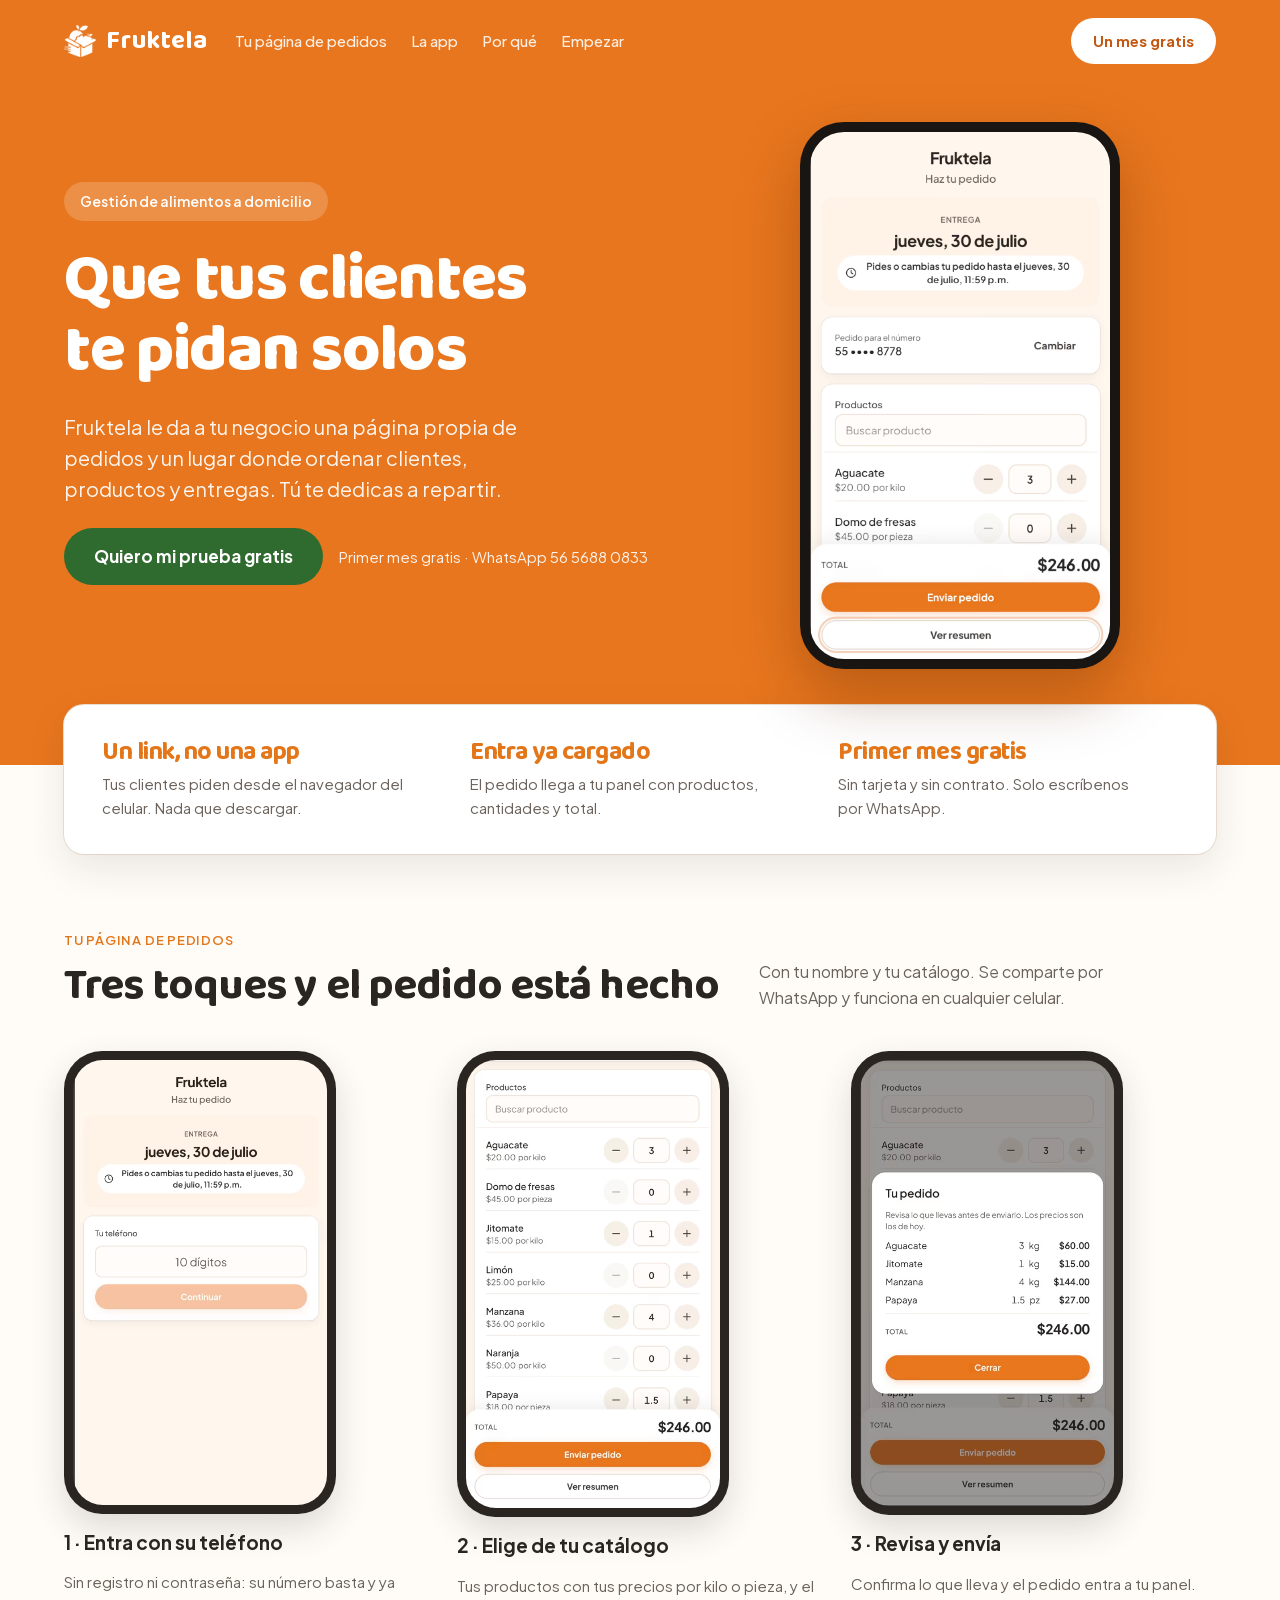
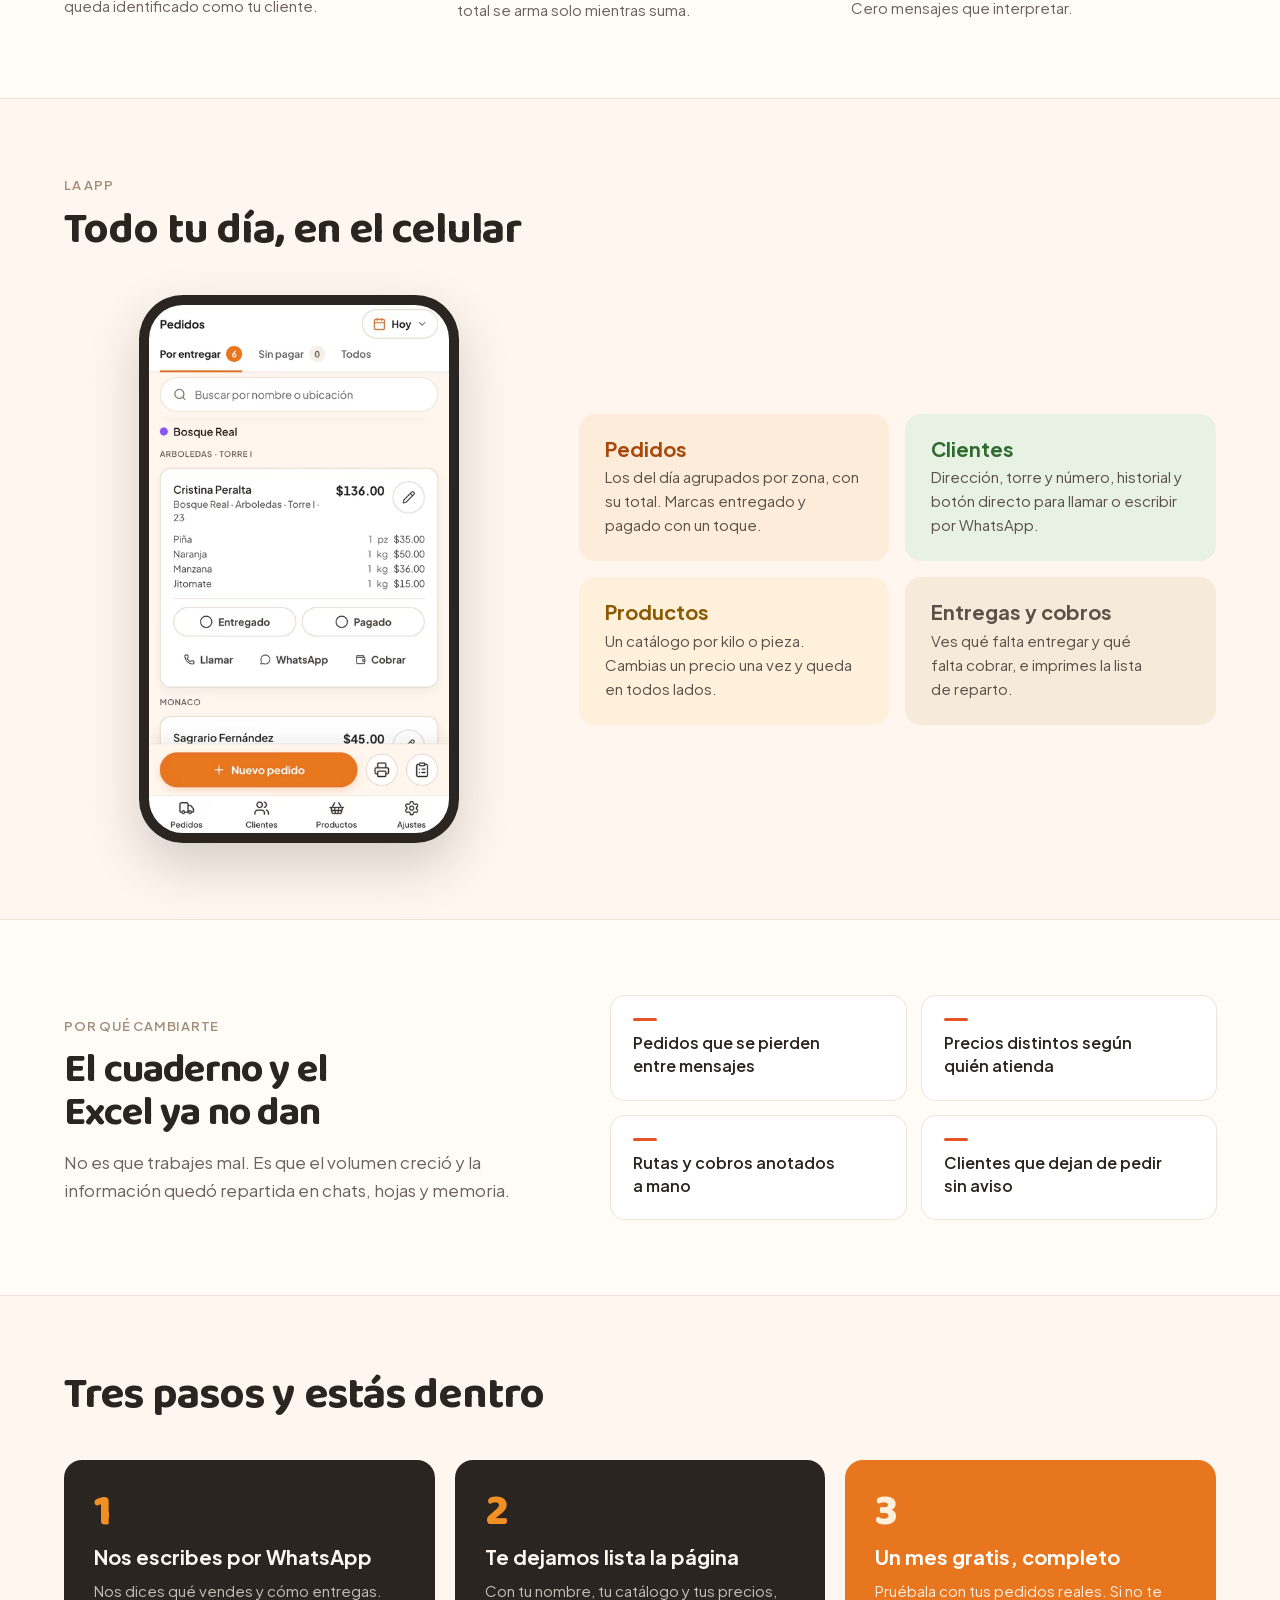
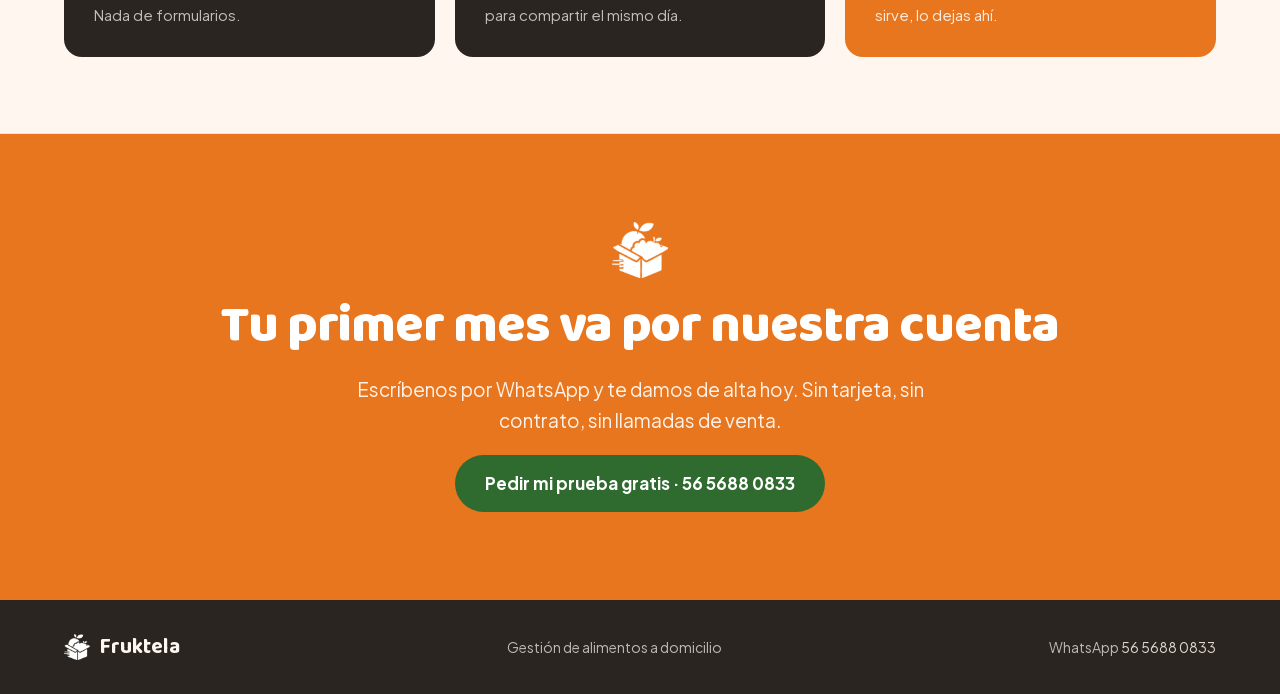
<file: index.html>
<!DOCTYPE html>
<html lang="es-MX" class="no-js">
<head>
<meta charset="utf-8">
<meta name="viewport" content="width=device-width, initial-scale=1">

<title>Fruktela — Gestión de alimentos a domicilio</title>
<meta name="description" content="Fruktela es la app para gestionar pedidos, clientes, productos y entregas de alimentos a domicilio. Incluye una página propia para que tus clientes te pidan solos. Primer mes gratis.">
<link rel="canonical" href="https://fruktela.com/">
<meta name="robots" content="index, follow, max-image-preview:large">
<meta name="theme-color" content="#E8761E">
<meta name="color-scheme" content="light">

<!-- Open Graph / Twitter: cómo se ve el link al compartirlo. -->
<meta property="og:type" content="website">
<meta property="og:url" content="https://fruktela.com/">
<meta property="og:site_name" content="Fruktela">
<meta property="og:locale" content="es_MX">
<meta property="og:title" content="Fruktela — Gestión de alimentos a domicilio">
<meta property="og:description" content="Que tus clientes te pidan solos. Pedidos, clientes, productos y entregas en una sola app. Primer mes gratis.">
<meta property="og:image" content="https://fruktela.com/assets/icons/og-image.png">
<meta property="og:image:type" content="image/png">
<meta property="og:image:width" content="1200">
<meta property="og:image:height" content="630">
<meta property="og:image:alt" content="Fruktela: que tus clientes te pidan solos. Primer mes gratis.">
<meta name="twitter:card" content="summary_large_image">
<meta name="twitter:title" content="Fruktela — Gestión de alimentos a domicilio">
<meta name="twitter:description" content="Que tus clientes te pidan solos. Pedidos, clientes, productos y entregas en una sola app. Primer mes gratis.">
<meta name="twitter:image" content="https://fruktela.com/assets/icons/og-image.png">

<link rel="icon" href="/assets/icons/favicon.ico" sizes="32x32">
<link rel="apple-touch-icon" href="/assets/icons/apple-touch-icon.png">
<link rel="manifest" href="/site.webmanifest">

<!-- Solo las variantes latin: son las que necesita el texto en español. -->
<link rel="preload" href="/assets/fonts/baloo2-latin.woff2" as="font" type="font/woff2" crossorigin>
<link rel="preload" href="/assets/fonts/plus-jakarta-sans-latin.woff2" as="font" type="font/woff2" crossorigin>
<link rel="preload" href="/assets/img/pagina-pedidos-896.avif" as="image" type="image/avif" fetchpriority="high">
<link rel="stylesheet" href="/assets/css/estilos.css">
<script>document.documentElement.className = 'js';</script>

<!-- Google Analytics 4. Es la única conexión a un tercero de la página: mide el
     embudo de captación (llegada con ?ref= → clic a WhatsApp). Va async, así que
     no bloquea el render, y main.js tolera que no cargue. -->
<script async src="https://www.googletagmanager.com/gtag/js?id=G-HVF9C025X3"></script>
<script>
  window.dataLayer = window.dataLayer || [];
  function gtag(){dataLayer.push(arguments);}
  gtag('js', new Date());
  gtag('config', 'G-HVF9C025X3');
</script>

<script type="application/ld+json">
{
  "@context": "https://schema.org",
  "@type": "SoftwareApplication",
  "name": "Fruktela",
  "url": "https://fruktela.com/",
  "applicationCategory": "BusinessApplication",
  "operatingSystem": "Web, Android, iOS",
  "inLanguage": "es-MX",
  "description": "App para gestionar pedidos, clientes, productos y entregas de alimentos a domicilio, con una página propia de pedidos para tus clientes.",
  "offers": {
    "@type": "Offer",
    "priceCurrency": "MXN",
    "price": "0",
    "description": "Primer mes gratis, sin tarjeta y sin contrato."
  }
}
</script>
</head>
<body>

<a class="saltar" href="#contenido">Saltar al contenido</a>

<header class="top barra">
  <div class="wrap nav">
    <a class="marca" href="#inicio">
      <picture>
        <source srcset="/assets/img/logo-fruktela.webp" type="image/webp">
        <img src="/assets/img/logo-fruktela.png" alt="" width="32" height="32" fetchpriority="high">
      </picture>
      <span>Fruktela</span>
    </a>

    <nav aria-label="Principal">
      <a href="#pedidos">Tu página de pedidos</a>
      <a href="#app">La app</a>
      <a href="#porque">Por qué</a>
      <a href="#empezar">Empezar</a>
    </nav>

    <a class="btn btn-blanco" href="https://wa.me/525656880833?text=Hola%2C%20quiero%20probar%20Fruktela%20gratis%20un%20mes" target="_blank" rel="noopener">Un mes gratis</a>

    <button class="menu-toggle" type="button" id="menu-toggle" aria-expanded="false" aria-controls="menu-movil" aria-label="Abrir menú">
      <svg class="icono-abrir" viewBox="0 0 24 24" fill="none" stroke="currentColor" stroke-width="2.2" stroke-linecap="round" aria-hidden="true"><path d="M3 6h18M3 12h18M3 18h18"/></svg>
      <svg class="icono-cerrar" viewBox="0 0 24 24" fill="none" stroke="currentColor" stroke-width="2.2" stroke-linecap="round" aria-hidden="true"><path d="M5 5l14 14M19 5L5 19"/></svg>
    </button>
  </div>

  <nav class="wrap menu-movil" id="menu-movil" aria-label="Menú">
    <a href="#pedidos">Tu página de pedidos</a>
    <a href="#app">La app</a>
    <a href="#porque">Por qué</a>
    <a href="#empezar">Empezar</a>
    <a class="btn btn-blanco" href="https://wa.me/525656880833?text=Hola%2C%20quiero%20probar%20Fruktela%20gratis%20un%20mes" target="_blank" rel="noopener">Un mes gratis</a>
  </nav>
</header>

<main id="contenido">

<!-- Solo se muestra si el visitante llegó desde la página de pedidos de un
     negocio (?ref=). main.js lo revela y le pone el nombre; sin ref se queda
     oculto y la página se ve exactamente igual que siempre. -->
<div class="bienvenida" id="bienvenida" hidden>
  <p class="wrap"><b id="bienvenida-negocio"></b> usa Fruktela para recibir sus pedidos. Tu negocio también puede — primer mes gratis.</p>
</div>

<section class="top top-pad" id="inicio" aria-labelledby="hero-titulo">
  <div class="wrap hero">
    <div class="hero-txt">
      <span class="pill">Gestión de alimentos a domicilio</span>
      <h1 id="hero-titulo">Que tus clientes te pidan solos</h1>
      <p class="lead">Fruktela le da a tu negocio una página propia de pedidos y un lugar donde ordenar clientes, productos y entregas. Tú te dedicas a repartir.</p>
      <div class="cta-row">
        <a class="btn btn-verde" href="https://wa.me/525656880833?text=Hola%2C%20quiero%20probar%20Fruktela%20gratis%20un%20mes" target="_blank" rel="noopener">Quiero mi prueba gratis</a>
        <span class="cta-note">Primer mes gratis · WhatsApp 56 5688 0833</span>
      </div>
    </div>
    <div class="fono">
      <picture>
        <source type="image/avif" sizes="(max-width: 400px) 80vw, 300px" srcset="/assets/img/pagina-pedidos-448.avif 448w, /assets/img/pagina-pedidos-896.avif 896w">
        <source type="image/webp" sizes="(max-width: 400px) 80vw, 300px" srcset="/assets/img/pagina-pedidos-448.webp 448w, /assets/img/pagina-pedidos-896.webp 896w">
        <img src="/assets/img/pagina-pedidos-448.png" alt="Página de pedidos de Fruktela vista por el cliente en su celular" width="892" height="1568" fetchpriority="high" decoding="async">
      </picture>
    </div>
  </div>
</section>

<div class="wrap">
  <div class="beneficios">
    <div>
      <h3>Un link, no una app</h3>
      <p>Tus clientes piden desde el navegador del celular. Nada que descargar.</p>
    </div>
    <div>
      <h3>Entra ya cargado</h3>
      <p>El pedido llega a tu panel con productos, cantidades y total.</p>
    </div>
    <div>
      <h3>Primer mes gratis</h3>
      <p>Sin tarjeta y sin contrato. Solo escríbenos por WhatsApp.</p>
    </div>
  </div>
</div>

<section id="pedidos" aria-labelledby="pedidos-titulo">
  <div class="wrap">
    <div class="sec-head">
      <div>
        <span class="eyebrow" style="color:#E4761A">Tu página de pedidos</span>
        <h2 id="pedidos-titulo">Tres toques y el pedido está hecho</h2>
      </div>
      <p>Con tu nombre y tu catálogo. Se comparte por WhatsApp y funciona en cualquier celular.</p>
    </div>
    <div class="pasos-pantallas">
      <article class="paso">
        <div class="fono">
          <picture>
            <source type="image/avif" sizes="(min-width: 961px) 254px, 232px" srcset="/assets/img/paso-1-telefono-448.avif 448w, /assets/img/paso-1-telefono-896.avif 896w">
            <source type="image/webp" sizes="(min-width: 961px) 254px, 232px" srcset="/assets/img/paso-1-telefono-448.webp 448w, /assets/img/paso-1-telefono-896.webp 896w">
            <img src="/assets/img/paso-1-telefono-448.png" alt="El cliente entra con su número de teléfono" width="896" height="1570" loading="lazy" decoding="async">
          </picture>
        </div>
        <h3>1 · Entra con su teléfono</h3>
        <p>Sin registro ni contraseña: su número basta y ya queda identificado como tu cliente.</p>
      </article>
      <article class="paso">
        <div class="fono">
          <picture>
            <source type="image/avif" sizes="(min-width: 961px) 254px, 232px" srcset="/assets/img/paso-2-catalogo-448.avif 448w, /assets/img/paso-2-catalogo-896.avif 896w">
            <source type="image/webp" sizes="(min-width: 961px) 254px, 232px" srcset="/assets/img/paso-2-catalogo-448.webp 448w, /assets/img/paso-2-catalogo-896.webp 896w">
            <img src="/assets/img/paso-2-catalogo-448.png" alt="El cliente elige productos y cantidades del catálogo" width="890" height="1572" loading="lazy" decoding="async">
          </picture>
        </div>
        <h3>2 · Elige de tu catálogo</h3>
        <p>Tus productos con tus precios por kilo o pieza, y el total se arma solo mientras suma.</p>
      </article>
      <article class="paso">
        <div class="fono">
          <picture>
            <source type="image/avif" sizes="(min-width: 961px) 254px, 232px" srcset="/assets/img/paso-3-resumen-448.avif 448w, /assets/img/paso-3-resumen-896.avif 896w">
            <source type="image/webp" sizes="(min-width: 961px) 254px, 232px" srcset="/assets/img/paso-3-resumen-448.webp 448w, /assets/img/paso-3-resumen-896.webp 896w">
            <img src="/assets/img/paso-3-resumen-448.png" alt="Resumen del pedido antes de enviarlo" width="896" height="1576" loading="lazy" decoding="async">
          </picture>
        </div>
        <h3>3 · Revisa y envía</h3>
        <p>Confirma lo que lleva y el pedido entra a tu panel. Cero mensajes que interpretar.</p>
      </article>
    </div>
  </div>
</section>

<section id="app" class="crema" aria-labelledby="app-titulo">
  <div class="wrap">
    <div class="sec-head">
      <div>
        <span class="eyebrow">La app</span>
        <h2 id="app-titulo">Todo tu día, en el celular</h2>
      </div>
    </div>
    <div class="app-grid">
      <div class="fono">
        <picture>
          <source type="image/avif" sizes="300px" srcset="/assets/img/app-pedidos-448.avif 448w, /assets/img/app-pedidos-896.avif 896w">
          <source type="image/webp" sizes="300px" srcset="/assets/img/app-pedidos-448.webp 448w, /assets/img/app-pedidos-896.webp 896w">
          <img src="/assets/img/app-pedidos-448.png" alt="Panel de pedidos por entregar en Fruktela" width="892" height="1570" loading="lazy" decoding="async">
        </picture>
      </div>
      <div class="funciones">
        <article class="func f1">
          <h3>Pedidos</h3>
          <p>Los del día agrupados por zona, con su total. Marcas entregado y pagado con un toque.</p>
        </article>
        <article class="func f2">
          <h3>Clientes</h3>
          <p>Dirección, torre y número, historial y botón directo para llamar o escribir por WhatsApp.</p>
        </article>
        <article class="func f3">
          <h3>Productos</h3>
          <p>Un catálogo por kilo o pieza. Cambias un precio una vez y queda en todos lados.</p>
        </article>
        <article class="func f4">
          <h3>Entregas y cobros</h3>
          <p>Ves qué falta entregar y qué falta cobrar, e imprimes la lista de reparto.</p>
        </article>
      </div>
    </div>
  </div>
</section>

<section id="porque" aria-labelledby="porque-titulo">
  <div class="wrap porque">
    <div>
      <span class="eyebrow">Por qué cambiarte</span>
      <h2 id="porque-titulo">El cuaderno y el Excel ya no dan</h2>
      <p class="intro">No es que trabajes mal. Es que el volumen creció y la información quedó repartida en chats, hojas y memoria.</p>
    </div>
    <ul class="dolores">
      <li class="dolor"><span aria-hidden="true"></span>Pedidos que se pierden entre mensajes</li>
      <li class="dolor"><span aria-hidden="true"></span>Precios distintos según quién atienda</li>
      <li class="dolor"><span aria-hidden="true"></span>Rutas y cobros anotados a mano</li>
      <li class="dolor"><span aria-hidden="true"></span>Clientes que dejan de pedir sin aviso</li>
    </ul>
  </div>
</section>

<section id="empezar" class="crema" aria-labelledby="empezar-titulo">
  <div class="wrap">
    <div class="sec-head">
      <div><h2 id="empezar-titulo">Tres pasos y estás dentro</h2></div>
    </div>
    <div class="pasos">
      <article class="paso-num">
        <b>1</b>
        <h3>Nos escribes por WhatsApp</h3>
        <p>Nos dices qué vendes y cómo entregas. Nada de formularios.</p>
      </article>
      <article class="paso-num">
        <b>2</b>
        <h3>Te dejamos lista la página</h3>
        <p>Con tu nombre, tu catálogo y tus precios, para compartir el mismo día.</p>
      </article>
      <article class="paso-num destacado">
        <b>3</b>
        <h3>Un mes gratis, completo</h3>
        <p>Pruébala con tus pedidos reales. Si no te sirve, lo dejas ahí.</p>
      </article>
    </div>
  </div>
</section>

<div class="cierre">
  <div class="wrap inner">
    <picture>
      <source srcset="/assets/img/logo-fruktela.webp" type="image/webp">
      <img src="/assets/img/logo-fruktela.png" alt="" width="56" height="56" loading="lazy" decoding="async">
    </picture>
    <h2>Tu primer mes va por nuestra cuenta</h2>
    <p>Escríbenos por WhatsApp y te damos de alta hoy. Sin tarjeta, sin contrato, sin llamadas de venta.</p>
    <a class="btn btn-verde" href="https://wa.me/525656880833?text=Hola%2C%20quiero%20probar%20Fruktela%20gratis%20un%20mes" target="_blank" rel="noopener">Pedir mi prueba gratis · 56 5688 0833</a>
  </div>
</div>

</main>

<footer>
  <div class="wrap foot">
    <div class="marca">
      <picture>
        <source srcset="/assets/img/logo-fruktela.webp" type="image/webp">
        <img src="/assets/img/logo-fruktela.png" alt="" width="26" height="26" loading="lazy" decoding="async">
      </picture>
      <span>Fruktela</span>
    </div>
    <small>Gestión de alimentos a domicilio</small>
    <small>WhatsApp <a href="https://wa.me/525656880833?text=Hola%2C%20quiero%20probar%20Fruktela%20gratis%20un%20mes" target="_blank" rel="noopener">56 5688 0833</a></small>
  </div>
</footer>

<div class="flotante" id="flotante" hidden>
  <a class="btn btn-verde" href="https://wa.me/525656880833?text=Hola%2C%20quiero%20probar%20Fruktela%20gratis%20un%20mes" target="_blank" rel="noopener">Escribir por WhatsApp</a>
</div>

<script src="/assets/js/main.js" defer></script>
</body>
</html>
</file>
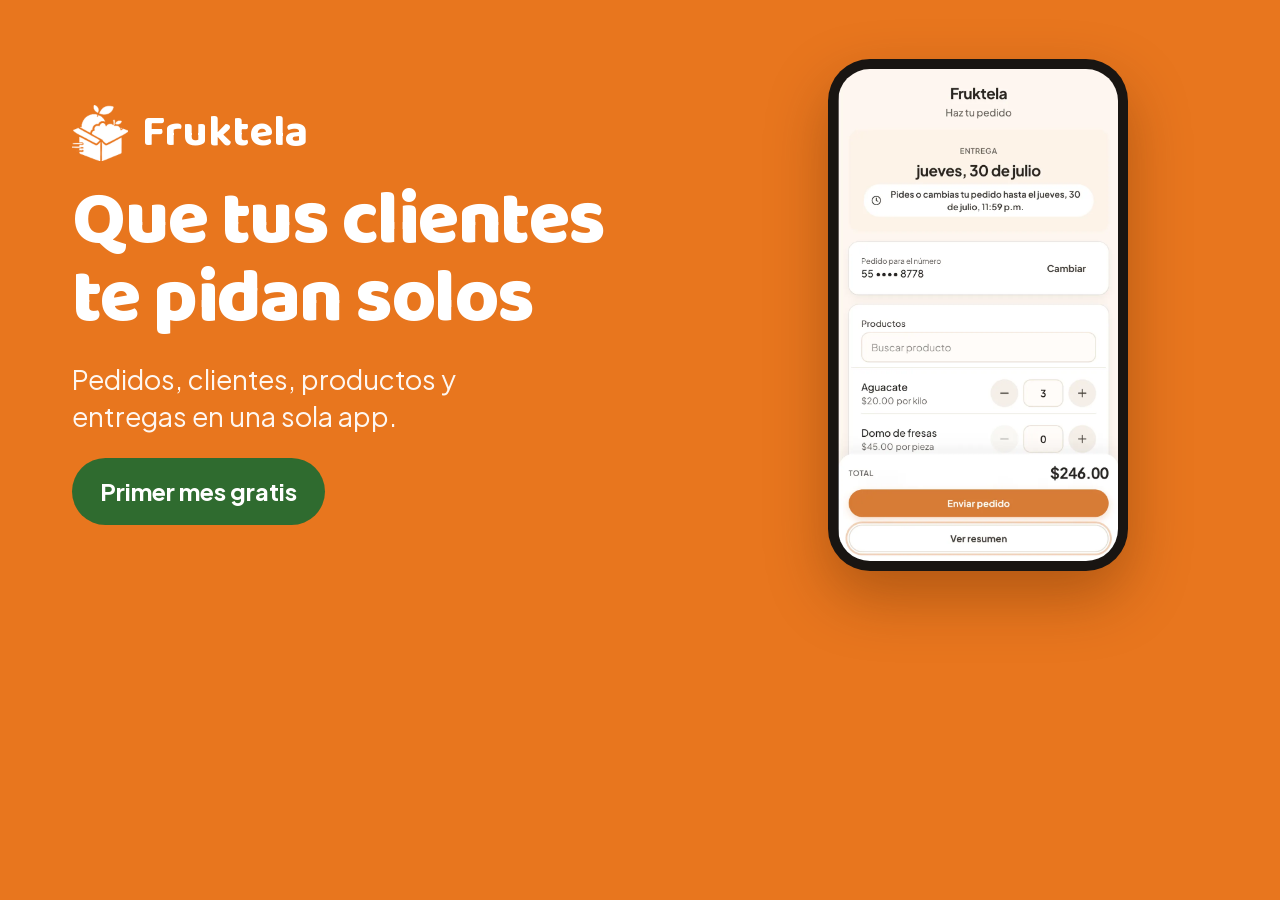
<file: tools/og-template.html>
<!DOCTYPE html>
<!-- Plantilla de la tarjeta que se ve al compartir el link.
     Se captura a 1200x630 y se guarda en assets/icons/og-image.png.
     Ver README > Regenerar assets. -->
<html lang="es-MX">
<head>
<meta charset="utf-8">
<title>og-image</title>
<link rel="stylesheet" href="../assets/css/estilos.css">
<style>
  html, body { margin: 0; padding: 0; }
  body {
    width: 1200px;
    height: 630px;
    overflow: hidden;
    background: var(--naranja);
    color: #fff;
    display: flex;
    align-items: center;
    gap: 56px;
    padding: 0 72px;
  }
  .texto { display: flex; flex-direction: column; gap: 22px; flex: 1; }
  .marca-og { display: flex; align-items: center; gap: 14px; }
  .marca-og img { width: 56px; height: 56px; }
  .marca-og span {
    font-family: 'Baloo 2', cursive;
    font-weight: 700;
    font-size: 44px;
    line-height: 1;
  }
  h1 {
    font-family: 'Baloo 2', cursive;
    font-weight: 800;
    font-size: 76px;
    line-height: 1.02;
    letter-spacing: -.02em;
    margin: 0;
  }
  .lead { font-size: 27px; line-height: 1.4; color: rgba(255, 255, 255, .94); max-width: 22ch; }
  .nota {
    align-self: start;
    background: #2F6B2F;
    color: #fff;
    font-weight: 700;
    font-size: 24px;
    padding: 14px 28px;
    border-radius: 999px;
  }
  .fono-og {
    flex: none;
    width: 300px;
    border-radius: 42px;
    background: #191512;
    padding: 10px;
    box-shadow: 0 26px 60px rgba(90, 40, 0, .38);
  }
  .fono-og img { border-radius: 32px; display: block; width: 100%; }
</style>
</head>
<body>
  <div class="texto">
    <div class="marca-og">
      <img src="../assets/img/logo-fruktela.png" alt="">
      <span>Fruktela</span>
    </div>
    <h1>Que tus clientes te pidan solos</h1>
    <p class="lead">Pedidos, clientes, productos y entregas en una sola app.</p>
    <span class="nota">Primer mes gratis</span>
  </div>
  <div class="fono-og">
    <img src="../assets/img/pagina-pedidos-896.webp" alt="">
  </div>
</body>
</html>
</file>
<file: assets/css/estilos.css>
/* ==========================================================================
   Fruktela — landing
   Mobile first: la base es el celular; los @media suben a 641px y 961px.
   ========================================================================== */

/* ---------- Fuentes ----------
   Ambas son variables (Baloo 2: wght 400-800, Plus Jakarta Sans: wght 200-800),
   así que un solo archivo por rango unicode cubre todos los pesos. Solo se
   incluyen latin y latin-ext: unicode-range evita descargar el que no se use. */
@font-face {
  font-family: 'Baloo 2';
  font-style: normal;
  font-weight: 400 800;
  font-display: swap;
  src: url('../fonts/baloo2-latin.woff2') format('woff2');
  unicode-range: U+0000-00FF, U+0131, U+0152-0153, U+02BB-02BC, U+02C6, U+02DA, U+02DC, U+0304, U+0308, U+0329, U+2000-206F, U+20AC, U+2122, U+2191, U+2193, U+2212, U+2215, U+FEFF, U+FFFD;
}
@font-face {
  font-family: 'Baloo 2';
  font-style: normal;
  font-weight: 400 800;
  font-display: swap;
  src: url('../fonts/baloo2-latin-ext.woff2') format('woff2');
  unicode-range: U+0100-02BA, U+02BD-02C5, U+02C7-02CC, U+02CE-02D7, U+02DD-02FF, U+0304, U+0308, U+0329, U+1D00-1DBF, U+1E00-1E9F, U+1EF2-1EFF, U+2020, U+20A0-20AB, U+20AD-20C0, U+2113, U+2C60-2C7F, U+A720-A7FF;
}
@font-face {
  font-family: 'Plus Jakarta Sans';
  font-style: normal;
  font-weight: 200 800;
  font-display: swap;
  src: url('../fonts/plus-jakarta-sans-latin.woff2') format('woff2');
  unicode-range: U+0000-00FF, U+0131, U+0152-0153, U+02BB-02BC, U+02C6, U+02DA, U+02DC, U+0304, U+0308, U+0329, U+2000-206F, U+20AC, U+2122, U+2191, U+2193, U+2212, U+2215, U+FEFF, U+FFFD;
}
@font-face {
  font-family: 'Plus Jakarta Sans';
  font-style: normal;
  font-weight: 200 800;
  font-display: swap;
  src: url('../fonts/plus-jakarta-sans-latin-ext.woff2') format('woff2');
  unicode-range: U+0100-02BA, U+02BD-02C5, U+02C7-02CC, U+02CE-02D7, U+02DD-02FF, U+0304, U+0308, U+0329, U+1D00-1DBF, U+1E00-1E9F, U+1EF2-1EFF, U+2020, U+20A0-20AB, U+20AD-20C0, U+2113, U+2C60-2C7F, U+A720-A7FF;
}

/* ---------- Tokens ---------- */
:root {
  --naranja: #E8761E;
  --naranja-txt: #E4761A;
  --naranja-oscuro: #C25812;
  --naranja-tinta: #A8480C;
  --crema: #FFF7EF;
  --crema-alt: #FFFCF8;
  --tinta: #2A2521;
  --gris: #6B635C;
  --gris-claro: #8A7A68;
  --linea: #EFE3D5;
  --verde: #2F6B2F;
  --verde-hover: #25551F;
  --max: 1200px;
  --radio: 18px;
}

/* ---------- Base ---------- */
*, *::before, *::after { box-sizing: border-box; }

html {
  scroll-behavior: smooth;
  -webkit-text-size-adjust: 100%;
}

body {
  margin: 0;
  background: var(--crema-alt);
  color: var(--tinta);
  font-family: 'Plus Jakarta Sans', system-ui, -apple-system, sans-serif;
  font-size: 16px;
  line-height: 1.6;
  text-wrap: pretty;
}

img { max-width: 100%; height: auto; display: block; }

h1, h2, h3 {
  font-family: 'Baloo 2', system-ui, cursive;
  margin: 0;
  letter-spacing: -.02em;
  line-height: 1.08;
  text-wrap: balance;
}

p { margin: 0; }

a { color: var(--naranja-txt); text-decoration: none; }
a:hover { color: var(--naranja-oscuro); }

/* Foco visible en todo lo interactivo: el navegador lo pinta solo con teclado. */
:focus-visible {
  outline: 3px solid var(--tinta);
  outline-offset: 3px;
  border-radius: 4px;
}
.top :focus-visible,
.cierre :focus-visible,
footer :focus-visible { outline-color: #fff; }

/* Salto al contenido para lectores de pantalla y navegación por teclado. */
.saltar {
  position: absolute;
  left: -9999px;
  top: 0;
  z-index: 100;
  padding: 12px 20px;
  background: #fff;
  color: var(--naranja-tinta);
  font-weight: 700;
  border-radius: 0 0 10px 0;
}
.saltar:focus { left: 0; }

/* ---------- Utilidades ---------- */
/* padding-inline y no el atajo `padding`: .nav, .hero y .menu-movil también
   son .wrap y definen su propio padding vertical. */
.wrap {
  width: 100%;
  max-width: var(--max);
  margin: 0 auto;
  padding-inline: 20px;
}

.eyebrow {
  font-size: 13px;
  font-weight: 600;
  letter-spacing: .06em;
  text-transform: uppercase;
  color: #A18F7C;
}

.btn {
  display: inline-flex;
  align-items: center;
  justify-content: center;
  gap: 10px;
  min-height: 52px;
  padding: 15px 30px;
  border-radius: 999px;
  font-size: 17px;
  font-weight: 700;
  transition: background .18s ease, color .18s ease;
}
.btn-verde { background: var(--verde); color: #fff; }
.btn-verde:hover { background: var(--verde-hover); color: #fff; }
.btn-blanco { background: #fff; color: var(--naranja-oscuro); }
.btn-blanco:hover { background: #FFF0DC; color: var(--naranja-tinta); }
.btn-naranja { background: var(--naranja); color: #fff; }
.btn-naranja:hover { background: var(--naranja-oscuro); color: #fff; }

/* ---------- Encabezado ---------- */
.top { background: var(--naranja); color: #fff; }
/* Ancla del panel desplegable y lo deja por encima del botón flotante. */
.barra { position: relative; z-index: 60; }
/* El hero es un <section>, así que este padding anula el de `section`. */
.top-pad { padding: 0 0 72px; }

.nav {
  display: flex;
  align-items: center;
  gap: 28px;
  padding-block: 18px;
}

.marca { display: flex; align-items: center; gap: 10px; flex: none; }
.marca img { width: 32px; height: 32px; }
.marca span {
  font-family: 'Baloo 2', cursive;
  font-weight: 700;
  font-size: 26px;
  line-height: 1;
  color: #fff;
}

/* En celular el menú y el botón viven dentro del panel desplegable. */
.nav nav { display: none; }
.nav > .btn { display: none; }

/* Botón hamburguesa: solo tiene sentido con JS, por eso lo revela main.js. */
.menu-toggle {
  display: none;
  margin-left: auto;
  flex: none;
  width: 44px;
  height: 44px;
  padding: 0;
  border: 0;
  border-radius: 12px;
  background: rgba(255, 255, 255, .16);
  color: #fff;
  cursor: pointer;
}
.js .menu-toggle { display: inline-flex; align-items: center; justify-content: center; }
.menu-toggle:hover { background: rgba(255, 255, 255, .28); }
.menu-toggle svg { width: 22px; height: 22px; display: block; }
.menu-toggle .icono-cerrar { display: none; }
.menu-toggle[aria-expanded='true'] .icono-abrir { display: none; }
.menu-toggle[aria-expanded='true'] .icono-cerrar { display: block; }

/* Sin JS el menú se queda desplegado y en flujo: siempre hay navegación. */
.menu-movil {
  display: flex;
  flex-direction: column;
  padding-block: 4px 20px;
}

/* Con JS es un panel que se sobrepone al hero en vez de empujarlo, con
   superficie propia para que no se confunda con el fondo naranja de atrás. */
.js .menu-movil {
  position: absolute;
  top: 100%;
  left: 0;
  right: 0;
  z-index: 60;
  background: var(--naranja-oscuro);
  border-radius: 0 0 22px 22px;
  box-shadow: 0 20px 44px rgba(60, 25, 0, .34);
  padding-block: 8px 22px;
  opacity: 0;
  visibility: hidden;
  transform: translateY(-10px);
  transition: opacity .2s ease, transform .2s ease, visibility .2s;
}
.js .menu-movil.abierto {
  opacity: 1;
  visibility: visible;
  transform: translateY(0);
}

.menu-movil a:not(.btn) {
  color: rgba(255, 255, 255, .94);
  font-size: 17px;
  font-weight: 600;
  padding: 14px 2px;
}
.menu-movil a:not(.btn) + a:not(.btn) { border-top: 1px solid rgba(255, 255, 255, .16); }
.menu-movil a:not(.btn):hover { color: #fff; }
.menu-movil .btn { margin-top: 18px; color: var(--naranja-oscuro); }
.menu-movil .btn:hover { color: var(--naranja-tinta); }

/* ---------- Bienvenida con atribución ----------
   Aparece solo cuando el visitante llega con ?ref=. Va dentro de la banda
   naranja pero un tono más oscuro, para que se lea como aviso contextual y no
   como una costura entre el encabezado y el hero. */
.bienvenida {
  background: var(--naranja-oscuro);
  color: rgba(255, 255, 255, .94);
  padding-block: 12px;
}
.bienvenida[hidden] { display: none; }
.bienvenida p { font-size: 15px; line-height: 1.45; }
.bienvenida b { color: #fff; font-weight: 700; }

/* ---------- Hero ---------- */
.hero {
  display: grid;
  grid-template-columns: 1fr;
  gap: 28px;
  align-items: center;
  padding-block: 40px 0;
}
.hero-txt {
  display: flex;
  flex-direction: column;
  gap: 24px;
  padding-bottom: 24px;
}
.pill {
  align-self: start;
  padding: 8px 16px;
  border-radius: 999px;
  background: rgba(255, 255, 255, .18);
  font-size: 14px;
  font-weight: 600;
}
.hero h1 { font-size: clamp(40px, 6.2vw, 66px); font-weight: 800; }
.hero p.lead {
  font-size: clamp(17px, 2vw, 20px);
  line-height: 1.55;
  color: rgba(255, 255, 255, .92);
}
.cta-row { display: flex; flex-wrap: wrap; align-items: center; gap: 16px; }
.cta-row .btn { width: 100%; }
.cta-note { font-size: 15px; color: rgba(255, 255, 255, .9); }

.fono {
  justify-self: center;
  width: min(320px, 80vw);
  border-radius: 44px;
  background: #191512;
  padding: 10px;
  box-shadow: 0 26px 60px rgba(90, 40, 0, .34);
}
.fono img { border-radius: 34px; }
.hero .fono { margin: 0 auto; }

/* ---------- Tarjeta de beneficios ---------- */
.beneficios {
  margin-top: -44px;
  display: grid;
  grid-template-columns: 1fr;
  gap: 20px;
  background: #fff;
  border-radius: 20px;
  padding: 26px;
  box-shadow: 0 14px 38px rgba(42, 37, 33, .1), 0 0 0 1px var(--linea);
}
.beneficios h3 {
  font-size: 25px;
  font-weight: 700;
  color: var(--naranja-txt);
  margin-bottom: 6px;
}
.beneficios p { font-size: 15px; color: var(--gris); }

/* ---------- Secciones ---------- */
section { padding: 52px 0; }

.sec-head {
  display: flex;
  flex-direction: column;
  align-items: start;
  gap: 14px;
  margin-bottom: 28px;
}
.sec-head h2 { font-size: clamp(30px, 3.6vw, 44px); font-weight: 700; }
.sec-head .eyebrow { display: block; margin-bottom: 12px; }
.sec-head p { font-size: 16px; color: var(--gris); }

.crema {
  background: var(--crema);
  border-top: 1px solid var(--linea);
  border-bottom: 1px solid var(--linea);
}

/* ---------- Tu página de pedidos ---------- */
.pasos-pantallas { display: grid; grid-template-columns: 1fr; gap: 28px; }
.paso {
  display: flex;
  flex-direction: column;
  align-items: center;
  text-align: center;
  gap: 18px;
}
.paso .fono {
  width: min(250px, 72vw);
  border-radius: 38px;
  background: var(--tinta);
  padding: 9px;
  box-shadow: 0 14px 34px rgba(42, 37, 33, .16);
}
.paso .fono img { border-radius: 30px; }
.paso h3 {
  font-family: 'Plus Jakarta Sans', sans-serif;
  font-size: 19px;
  font-weight: 700;
  letter-spacing: 0;
  max-width: 38ch;
}
.paso p { font-size: 15px; color: var(--gris); max-width: 38ch; }

/* ---------- La app ---------- */
.app-grid { display: grid; grid-template-columns: 1fr; gap: 28px; align-items: center; }
.app-grid .fono {
  width: min(320px, 100%);
  margin: 0 auto;
  background: var(--tinta);
  box-shadow: 0 22px 52px rgba(42, 37, 33, .2);
}
.funciones { display: grid; grid-template-columns: 1fr; gap: 16px; }
.func { border-radius: 16px; padding: 24px 26px; }
.func h3 {
  font-family: 'Plus Jakarta Sans', sans-serif;
  font-size: 20px;
  font-weight: 700;
  letter-spacing: 0;
  margin-bottom: 6px;
}
.func p { font-size: 15px; color: #5C5148; }
.f1 { background: #FDECD9; } .f1 h3 { color: var(--naranja-tinta); }
.f2 { background: #E7F1E4; } .f2 h3 { color: var(--verde); }
.f3 { background: #FFF0DC; } .f3 h3 { color: #8A5A00; }
.f4 { background: #F6EADB; } .f4 h3 { color: #5C5148; }

/* ---------- Por qué cambiarte ---------- */
.porque { display: grid; grid-template-columns: 1fr; gap: 28px; align-items: center; }
.porque h2 { font-size: clamp(28px, 3.2vw, 40px); font-weight: 700; margin: 12px 0 14px; }
.porque .intro { font-size: 17px; color: var(--gris); }
.dolores { display: grid; grid-template-columns: 1fr; gap: 16px; margin: 0; padding: 0; list-style: none; }
.dolor {
  background: #fff;
  border-radius: 14px;
  padding: 22px;
  box-shadow: 0 0 0 1px var(--linea);
  font-size: 16px;
  font-weight: 600;
  line-height: 1.45;
}
.dolor span {
  display: block;
  width: 24px;
  height: 3px;
  border-radius: 2px;
  background: #E45424;
  margin-bottom: 10px;
}

/* ---------- Tres pasos ---------- */
.pasos { display: grid; grid-template-columns: 1fr; gap: 20px; }
.paso-num {
  display: flex;
  flex-direction: column;
  gap: 12px;
  padding: 30px;
  border-radius: 18px;
  background: var(--tinta);
  color: var(--crema);
}
.paso-num b {
  font-family: 'Baloo 2', cursive;
  font-size: 44px;
  font-weight: 800;
  line-height: 1;
  color: #F09024;
}
.paso-num h3 {
  font-family: 'Plus Jakarta Sans', sans-serif;
  font-size: 20px;
  font-weight: 700;
  letter-spacing: 0;
}
.paso-num p { font-size: 15px; color: rgba(255, 247, 239, .72); }
.paso-num.destacado { background: var(--naranja); color: #fff; }
.paso-num.destacado b { color: #FFF0DC; }
.paso-num.destacado p { color: rgba(255, 255, 255, .86); }

/* ---------- Cierre ---------- */
.cierre {
  background: var(--naranja);
  color: #fff;
  text-align: center;
  padding: 88px 0;
}
.cierre .inner { display: flex; flex-direction: column; align-items: center; gap: 20px; }
.cierre img { width: 56px; height: 56px; }
.cierre h2 { font-size: clamp(32px, 4.6vw, 52px); font-weight: 800; }
.cierre p {
  font-size: clamp(16px, 1.8vw, 19px);
  color: rgba(255, 255, 255, .9);
  max-width: 46ch;
}

/* ---------- Pie ---------- */
footer { background: var(--tinta); color: rgba(255, 247, 239, .7); padding: 34px 0; }
.foot {
  display: flex;
  flex-direction: column;
  align-items: start;
  justify-content: space-between;
  gap: 20px;
  flex-wrap: wrap;
}
.foot .marca span { font-size: 21px; color: var(--crema); }
.foot img { width: 26px; height: 26px; }
.foot a { color: rgba(255, 247, 239, .85); }
.foot a:hover { color: #fff; }
.foot small { font-size: 14px; }

/* ---------- Botón flotante de WhatsApp ---------- */
.flotante {
  position: fixed;
  left: 20px;
  right: 20px;
  bottom: 20px;
  z-index: 50;
  box-shadow: 0 10px 26px rgba(47, 107, 47, .4);
  border-radius: 999px;
}
.flotante[hidden] { display: none; }
.flotante .btn { min-height: 56px; padding: 16px 26px; font-size: 16px; width: 100%; }

/* ==========================================================================
   ≥ 641px — tablet
   ========================================================================== */
@media (min-width: 641px) {
  .wrap { padding-inline: 24px; }
  section { padding: 76px 0; }
  .top-pad { padding: 0 0 96px; }

  .cta-row .btn { width: auto; }

  .beneficios { margin-top: -60px; }

  .sec-head {
    flex-direction: row;
    align-items: end;
    gap: 40px;
    margin-bottom: 40px;
  }
  .sec-head p { max-width: 32ch; }

  .funciones, .dolores { grid-template-columns: 1fr 1fr; }

  /* En pantallas anchas un botón de borde a borde se ve desproporcionado. */
  .menu-movil .btn { align-self: start; }

  .foot { flex-direction: row; align-items: center; }

  .flotante { left: auto; right: 20px; }
  .flotante .btn { width: auto; }
}

/* ==========================================================================
   ≥ 961px — escritorio
   ========================================================================== */
@media (min-width: 961px) {
  .nav nav { display: flex; gap: 24px; font-size: 15px; font-weight: 500; }
  .nav nav a { color: rgba(255, 255, 255, .88); }
  .nav nav a:hover { color: #fff; }
  .nav > .btn {
    display: inline-flex;
    margin-left: auto;
    min-height: 44px;
    padding: 11px 22px;
    font-size: 15px;
  }
  .js .menu-toggle { display: none; }
  .menu-movil, .js .menu-movil { display: none; }

  .hero { grid-template-columns: 1.08fr .92fr; gap: 40px; }
  .hero p.lead { max-width: 34ch; }
  .hero .fono { margin: 0; }

  .beneficios { grid-template-columns: repeat(3, 1fr); gap: 28px; padding: 34px 38px; }

  .pasos-pantallas { grid-template-columns: repeat(3, 1fr); }
  .paso { align-items: stretch; text-align: left; }
  .paso .fono { width: min(272px, 100%); }
  .paso h3, .paso p { max-width: none; }

  .app-grid { grid-template-columns: .85fr 1.15fr; gap: 44px; }
  .app-grid .fono { margin: 0; }

  .porque { grid-template-columns: .9fr 1.1fr; gap: 52px; }

  .pasos { grid-template-columns: repeat(3, 1fr); }
}

/* ---------- Preferencias del sistema ---------- */
@media (prefers-reduced-motion: reduce) {
  html { scroll-behavior: auto; }
  *, *::before, *::after {
    animation-duration: .01ms !important;
    animation-iteration-count: 1 !important;
    transition-duration: .01ms !important;
  }
}
</file>
